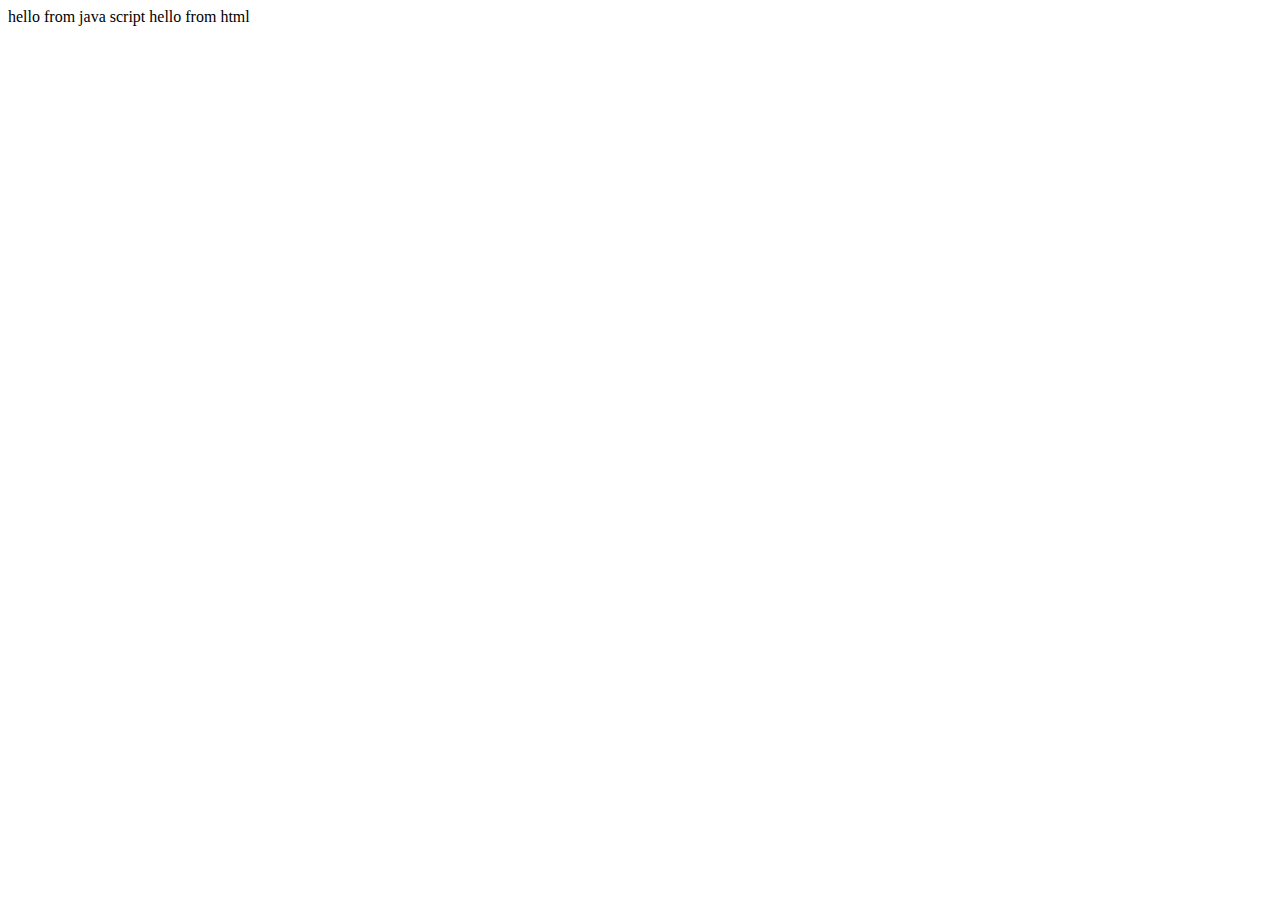
<file: javascript/index.html>
<!DOCTYPE html>
<html lang="en">
<head>
    <meta charset="UTF-8">
    <meta name="viewport" content="width=device-width, initial-scale=1.0">
    <title>Document</title>
    <script src="first.js"></script>
</head>
<body>
    hello from html
</body>
</html>
</file>
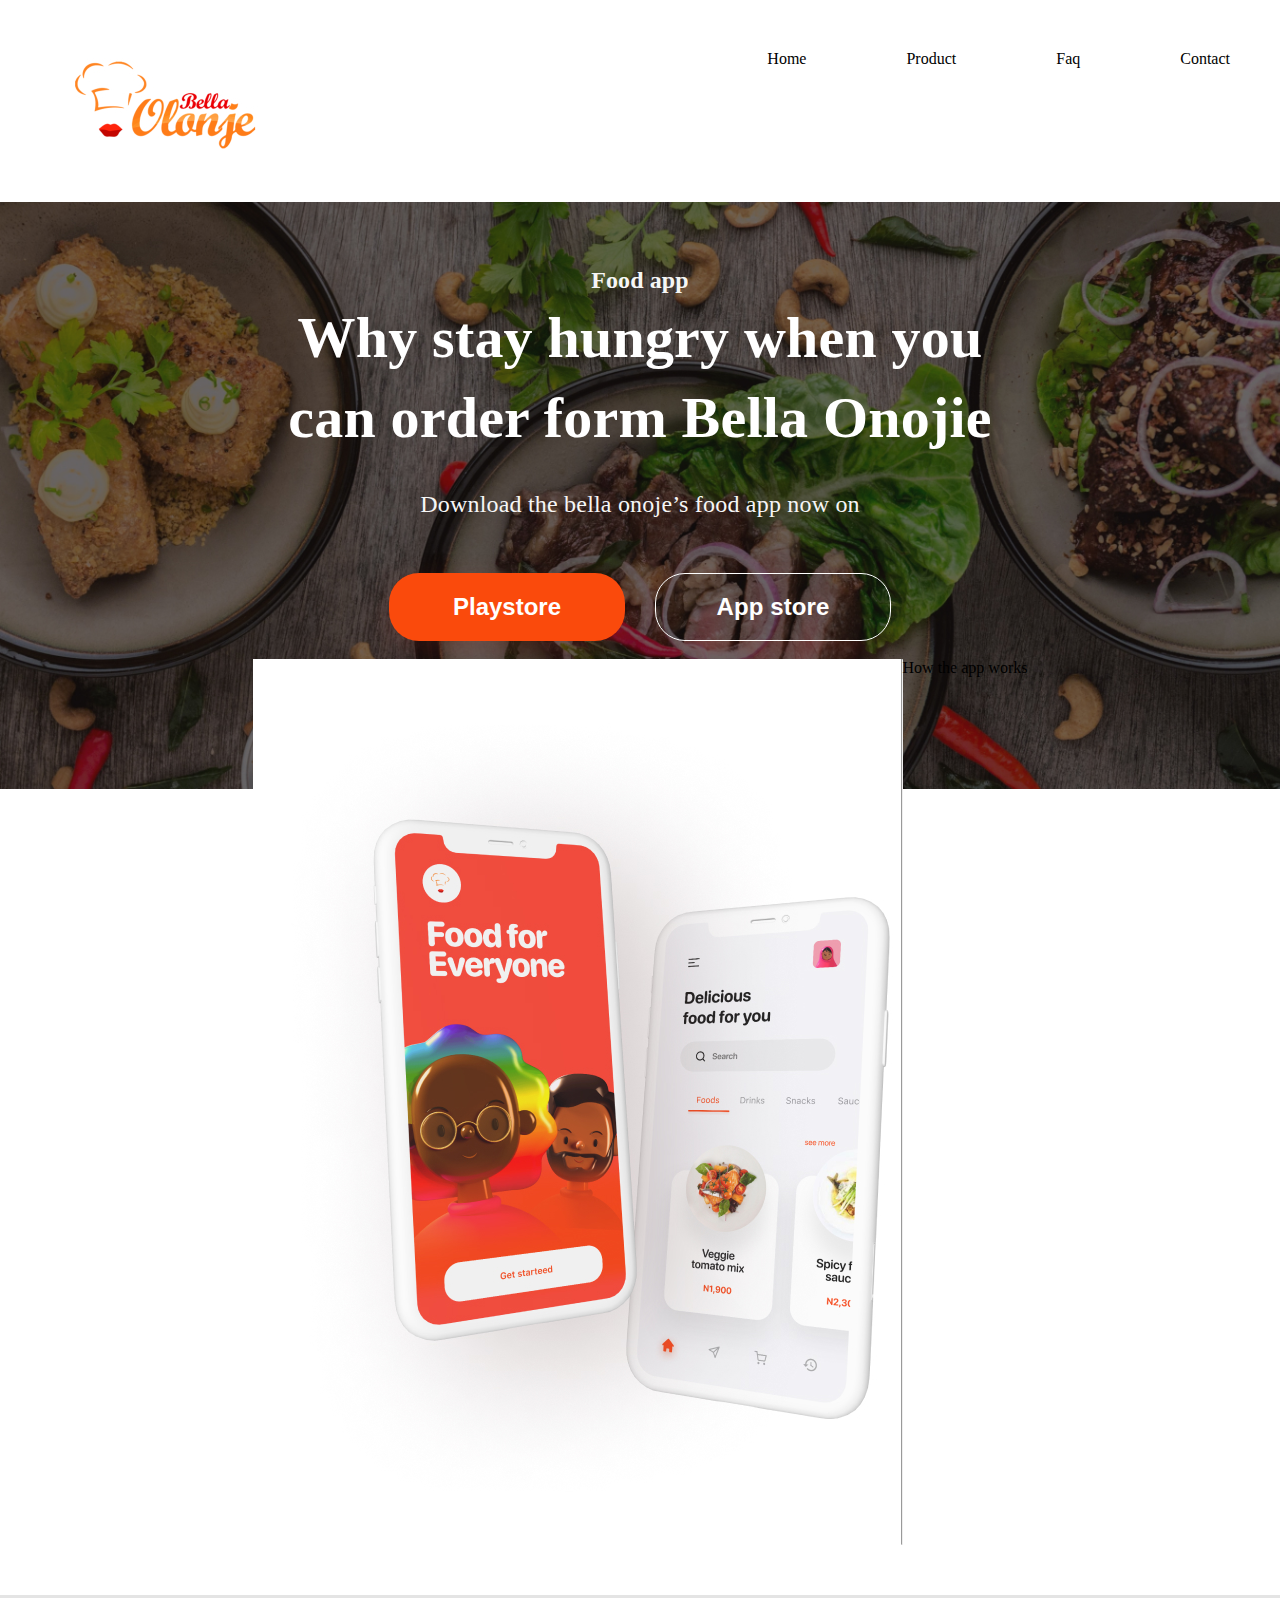
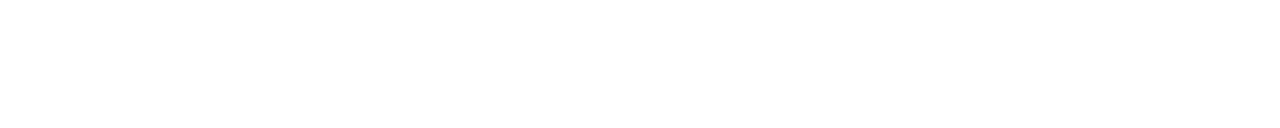
<file: Delivery/Delivery.html>
<!DOCTYPE html>
<html lang="en">
<head>
    <meta charset="UTF-8">
    <meta name="viewport" content="width=device-width, initial-scale=1.0">
    <title>Food Delivery</title>
    <link rel="stylesheet" href="style.css">
</head>
<body>
    <!--header-->
    <section class="header">
        <img src="./image/upper logo.jpg" alt="">
        <ul class="navigation">
            <li><a href="">Home</a></li>
            <li><a href="">Product</a></li>
            <li><a href="">Faq</a></li>
            <li><a href="">Contact</a></li>
        </ul>
    </section>
    <!--section-1 herosection-->
    <section class="heroSection">
        <div class="upperSection">
            <p>Food app</p>
            <p>Why stay hungry when 
                you can order form Bella Onojie</p>
                <p>Download the bella onoje’s food app now on</p>
        </div>
        <div class="btnWrapper">
            <button>Playstore</button>
            <button>App store</button>
        </div>
    </section>
     <!--section-2 two mobile image-->
    <section class="mobileImageWrapper">
        <img src="./image/Double mob.jpg" alt="">
        <hr>
        <p id="howWorks">How the app works</p>
    </section>
</body>
</html>
</file>
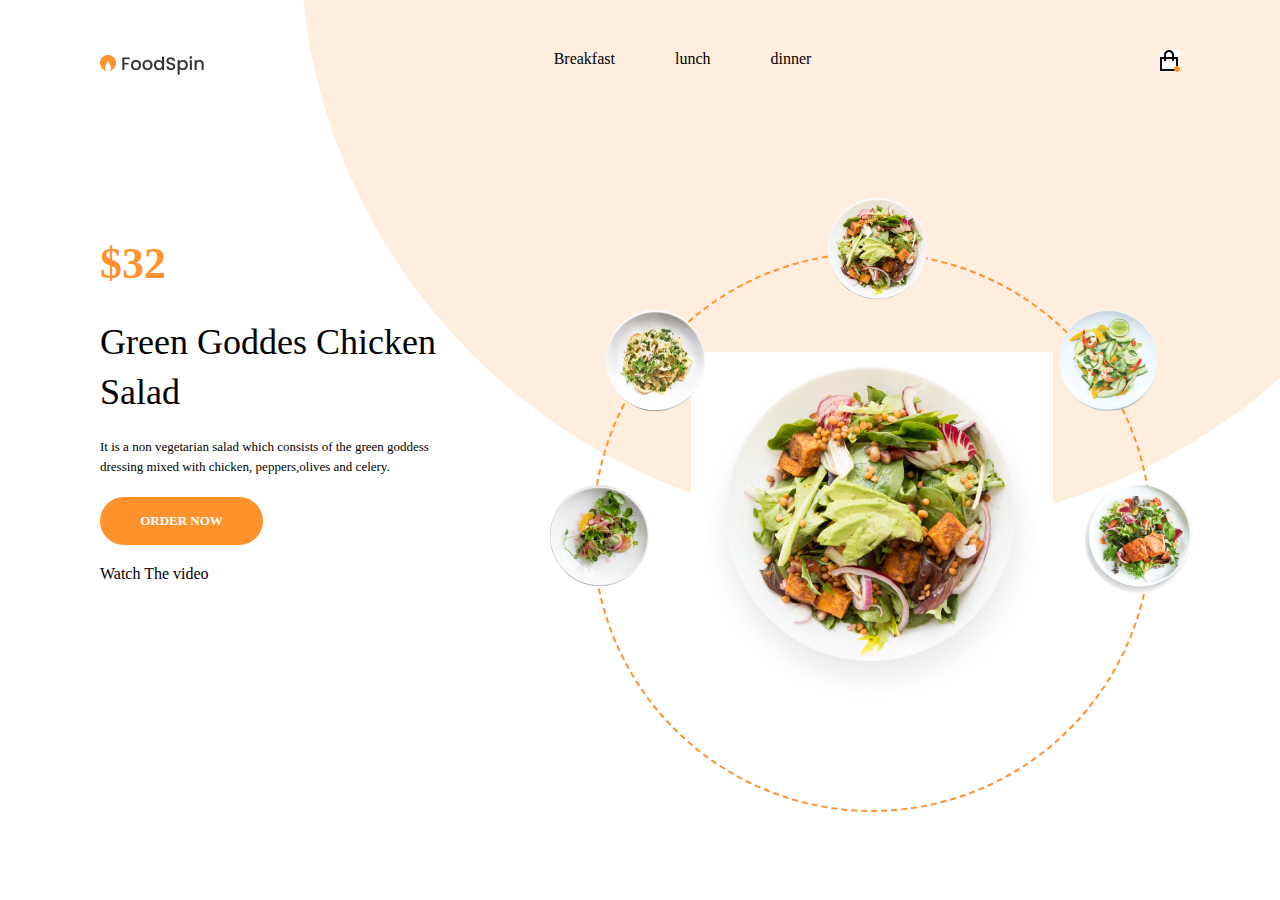
<file: food-spin/food-spin.html>
<!DOCTYPE html>
<html lang="en">
<head>
    <meta charset="UTF-8">
    <meta name="viewport" content="width=device-width, initial-scale=1.0">
    <title>food spin</title>
    <link rel="stylesheet" href="style.css">
</head>
<body>
    <section class="header">
        <div> <img src="./image/logo.jpg" alt="logo1"></div>
        <div class="menu">
    <div>Breakfast</div>
<div>lunch</div>
<div>dinner</div>
</div>
<div> <img src="./image/Frame 1.jpg" alt="frame"></div>
</section>
<section class="contentwrapper">
<div>$32</div>
<div> Green Goddes Chicken Salad</div>
<div>It is a non vegetarian salad which consists of the green goddess dressing mixed with chicken, peppers,olives and celery. </div>
<div><button>ORDER NOW</button></div>
<div>Watch The video</div>
</section>
<section class="bg"></section>
<section class="image-spin"></section>
<section class="image-circle">
    <div class="image1"> <img src="./image/image1.jpg" alt=""></div>
    <div class="image2"><img src="./image/image2.jpg" alt=""></div>
    <div class="image3"><img src="./image/image3.jpg" alt=""></div>
    <div class="image4"><img src="./image/image4.jpg" alt=""></div>
    <div class="image5"><img src="./image/image5.jpg" alt=""></div>
   </section>
</body>
</html>
</file>
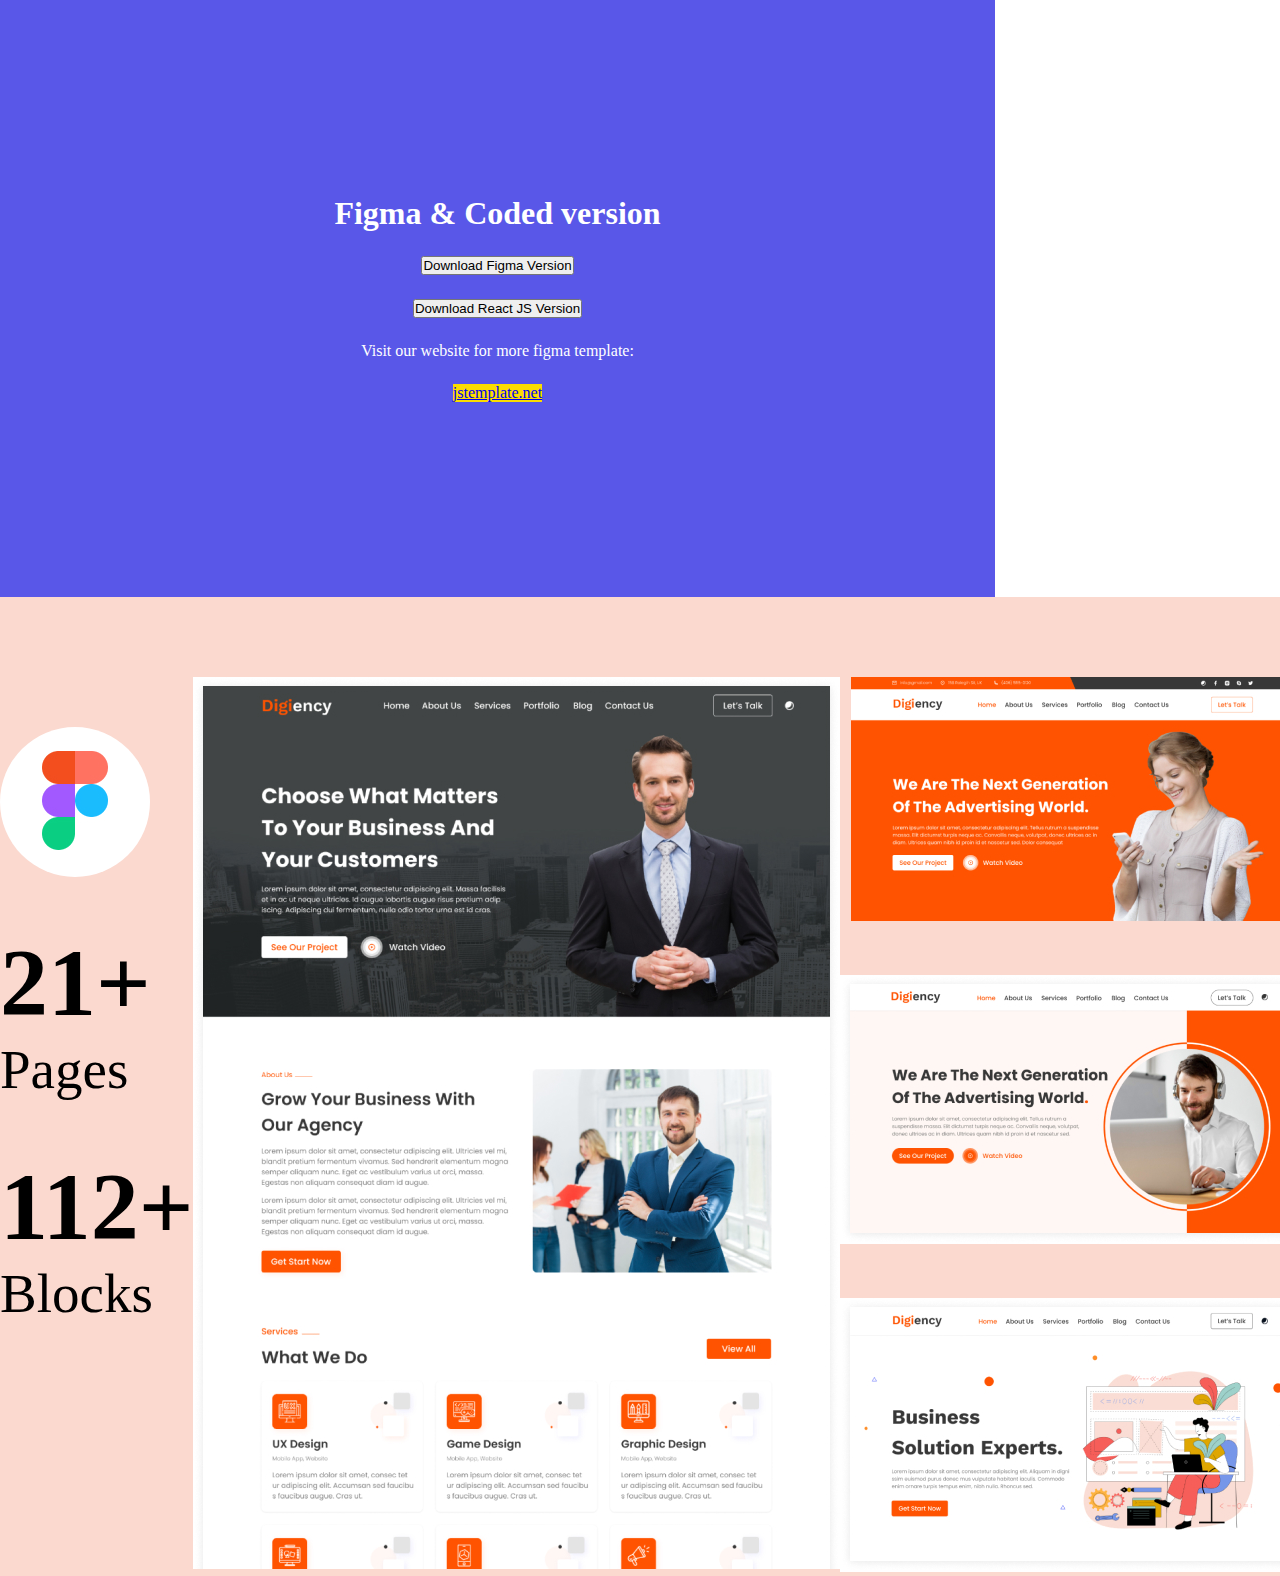
<file: multipurpose/multi purpose.html>
<!DOCTYPE html>
<html lang="en">

<head>
    <meta charset="UTF-8">
    <meta name="viewport" content="width=device-width, initial-scale=1.0">
    <title>Multi purpose</title>
    <link rel="stylesheet" href="style.css">
</head>

<body>
    <section class="header">
        <h1>Figma & Coded version</h1>
        <div class="button"><button>Download Figma Version</button></div>
        <div class="button"><button>Download React JS Version</button></div>
        <div>Visit our website for more figma template:</div>
        <div class="link">
        <a href="http://www.jstemplate.net">jstemplate.net</a>
        </div>
    </section>
</body>

<body>
    <main id="main">
        <section class="section1">
            <div class="logo">
                <a href=""><img src="./image/figma-1-logo-png-transparent 1.jpg" alt=""/></a>
            </div>
            <div>
            <div style="font-size: 96px; font-weight: 600;">21+</div>
            <div style="font-size: 55px; font-weight: 300;">Pages</div>
             </div>
             <div>
            <div style="font-size: 96px; font-weight: 600;">112+</div>
            <div style="font-size: 55px; font-weight: 300;">Blocks</div>
             </div>
        </section>
        <section>
            <div><img src="./image/03_Home page-3.jpg" alt=""></div>
        </section>
        <section class="section3">
            <div><img src="./image/01_Home page-1.jpg" alt=""></div>
            <div><img src="./image/05_Home page-5.jpg" alt=""></div>
            <div><img src="./image/09_Home page-9.jpg" alt=""></div>

        </section>
</body>

</html>
</file>
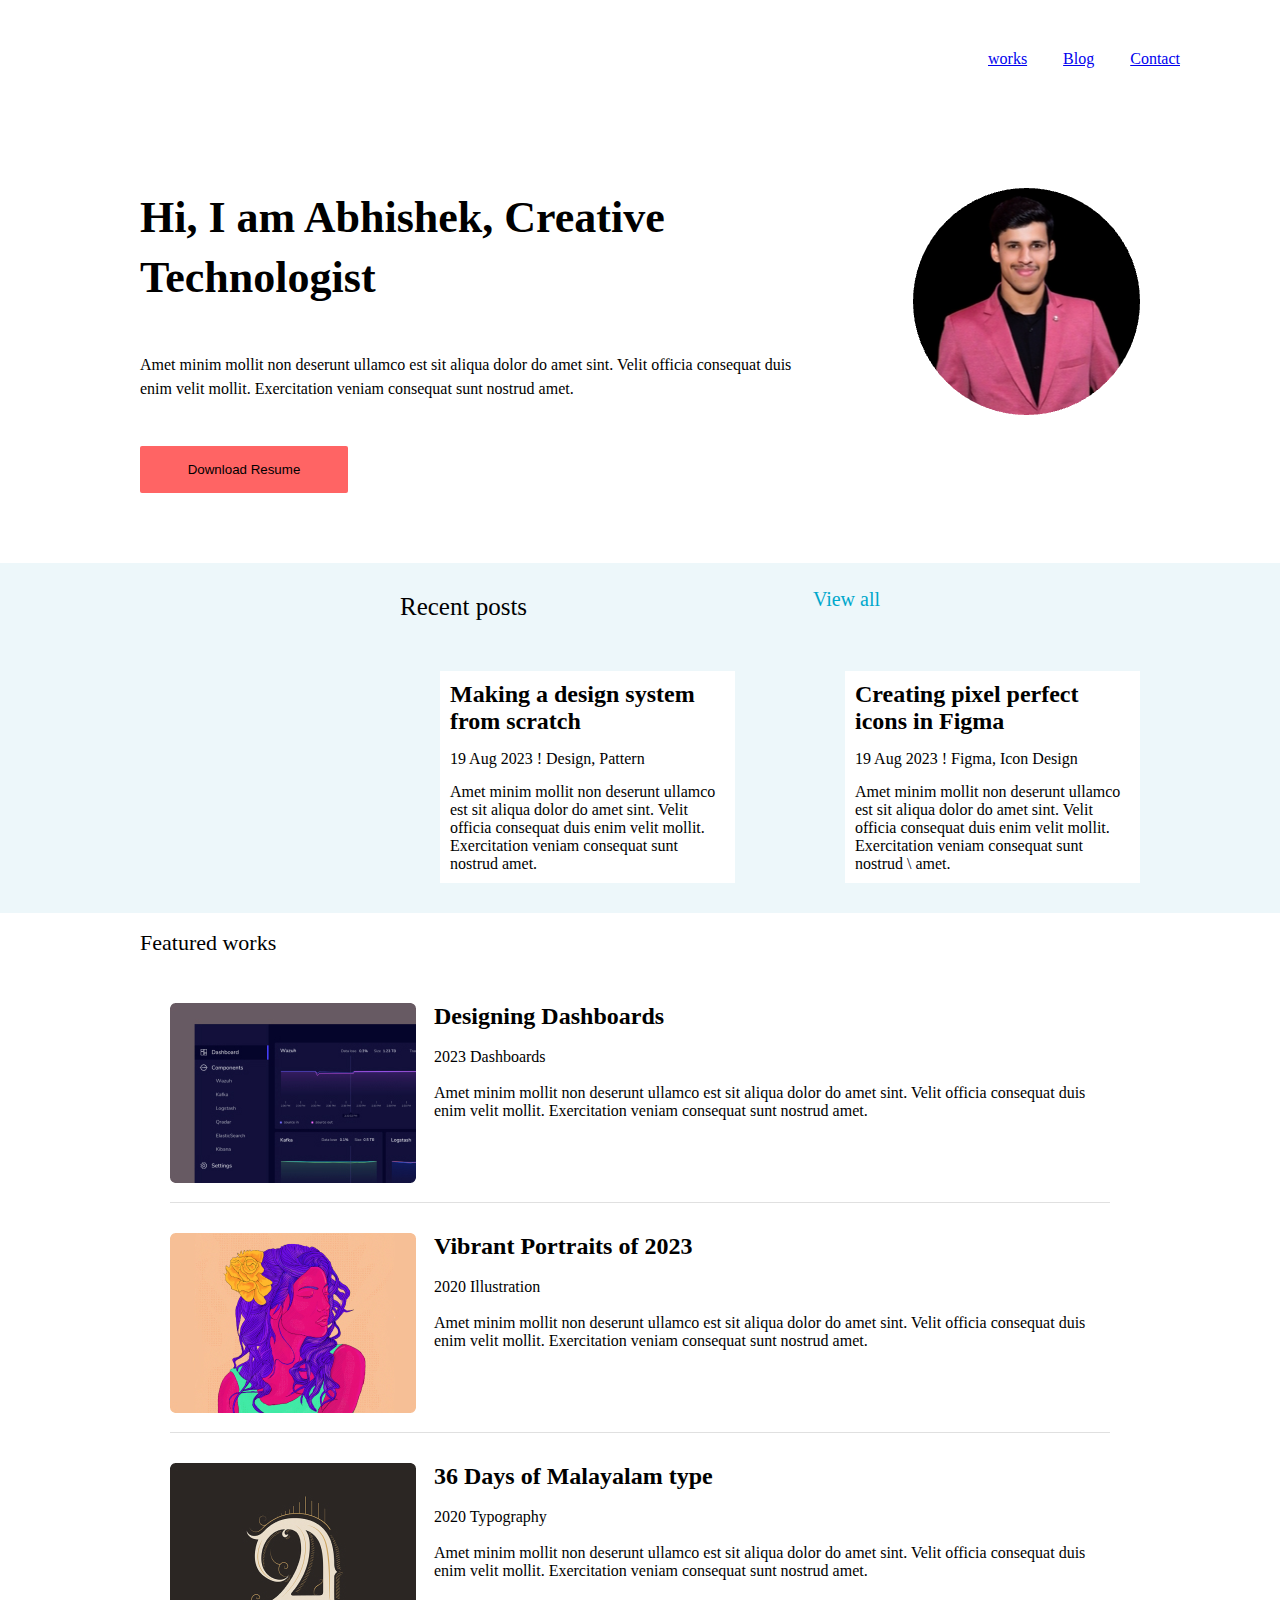
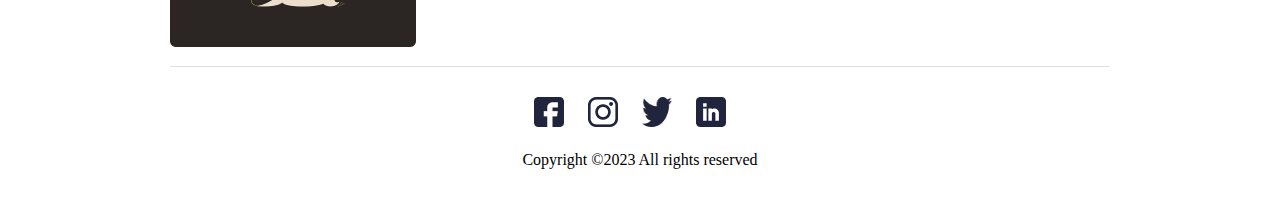
<file: Portfolio/portfolio.html>
<!DOCTYPE html>
<html lang="en">
<head>
    <meta charset="UTF-8">
    <meta name="viewport" content="width=device-width, initial-scale=1.0">
    <title>Portfolio</title>
    <link rel="stylesheet" href="style.css">
</head>
<body>
    <!--header-->
    <section class="header">
        <ul class="navigation">
            <li><a href="#">works</a></li>
            <li><a href="#">Blog</a></li>
            <li><a href="#">Contact</a></li>
            </ul>
    </section>
      <!--section-1-->
    <div class="section1">
        <div class="textwrapper">
            <h1>Hi, I am Abhishek, Creative Technologist</h1>
            <p>Amet minim mollit non deserunt ullamco est sit aliqua dolor do amet sint. 
                Velit officia consequat duis enim velit mollit. Exercitation veniam consequat sunt
                 nostrud amet.</p>
            <button>Download Resume</button>
        </div>
        <div class="imagewrapper"><img src="./image/my pic.png" alt=""></div>
    </div>
    <!--section-2 -->
<section class="section2">
<div class="recentAndView">
    <h3>Recent posts</h3>
    <p>View all</p>
</div>
<div class="cardWrapper">
    <div class="card1">
        <h2>Making a design system from scratch</h2>
        <p>19 Aug 2023  !  Design, Pattern</p>
        <p>Amet minim mollit non deserunt ullamco est sit aliqua dolor do amet sint. Velit 
            officia consequat duis enim velit mollit. Exercitation veniam consequat sunt nostrud 
            amet.</p>
        </div>
        <div class="card2">
            <h2>Creating pixel perfect icons in Figma</h2>
            <p>19 Aug 2023  !  Figma, Icon Design</p>
            <p>Amet minim mollit non deserunt ullamco est sit aliqua dolor do amet sint. Velit 
                officia consequat duis enim velit mollit. Exercitation veniam consequat sunt nostrud \
                amet.</p>
            </div>
</div>
</section>
<!--section-3 -->
<section class="section3">
    <p class="feature">Featured works</p>
    <div class="mainContainer">
        <div class="wrapContainer">
           <div class="wrapimage">
            <img src="./image/Rectangle 30.jpg" alt="">
            </div>
            <div class="wraptext">
                <h2>Designing Dashboards</h2>
                <p><span>2023</span> <span>Dashboards</span></p>
                <p>Amet minim mollit non deserunt ullamco est sit aliqua dolor do amet sint. Velit
                     officia consequat duis enim velit mollit. Exercitation veniam consequat sunt nostrud 
                     amet.</p>
             </div>
             </div>
            </section>
            <section class="section3">
             <div class="wrapContainer">
                <div class="wrapimage">
                    <img src="./image/Rectangle 32.jpg" alt=""></div>
                    <div class="wraptext">
                        <h2>Vibrant Portraits of 2023</h2>
                        <p><span>2020</span> <span>Illustration</span></p>
                        <p>Amet minim mollit non deserunt ullamco est sit aliqua dolor do amet sint. 
                            Velit officia consequat duis enim velit mollit. 
                            Exercitation veniam consequat sunt nostrud amet.</p>
            </div>
            </div>
</section>
<section class="section3">
    <div class="wrapContainer">
        <div class="wrapimage">
            <img src="./image/Rectangle 34.jpg" alt=""></div>
            <div class="wraptext">
            <h2>36 Days of Malayalam type</h2>
            <p><span>2020</span> <span>Typography</span></p>
                <p>Amet minim mollit non deserunt ullamco est sit aliqua dolor do amet sint.
                     Velit officia consequat duis enim velit mollit. 
                    Exercitation veniam consequat sunt nostrud amet.</p>
            </div>
        </div>
</section>
<!--section-4-->
<section class="section4">
    <div class="logo">
        <span ><img src="./image/fb.jpg" width="30px" height="30px"></span>
        <span ><img src="./image/insta.jpg" width="30px" height="30px"></span>
        <span ><img src="./image/Group.jpg" width="30px" height="30px"></span>
        <span ><img src="./image/Linkedin.jpg" width="30px" height="30px"></span>
    </div>
    <div>
    <p>Copyright ©2023 All rights reserved </p>
</div>
</section>
</body>
</html>
</file>
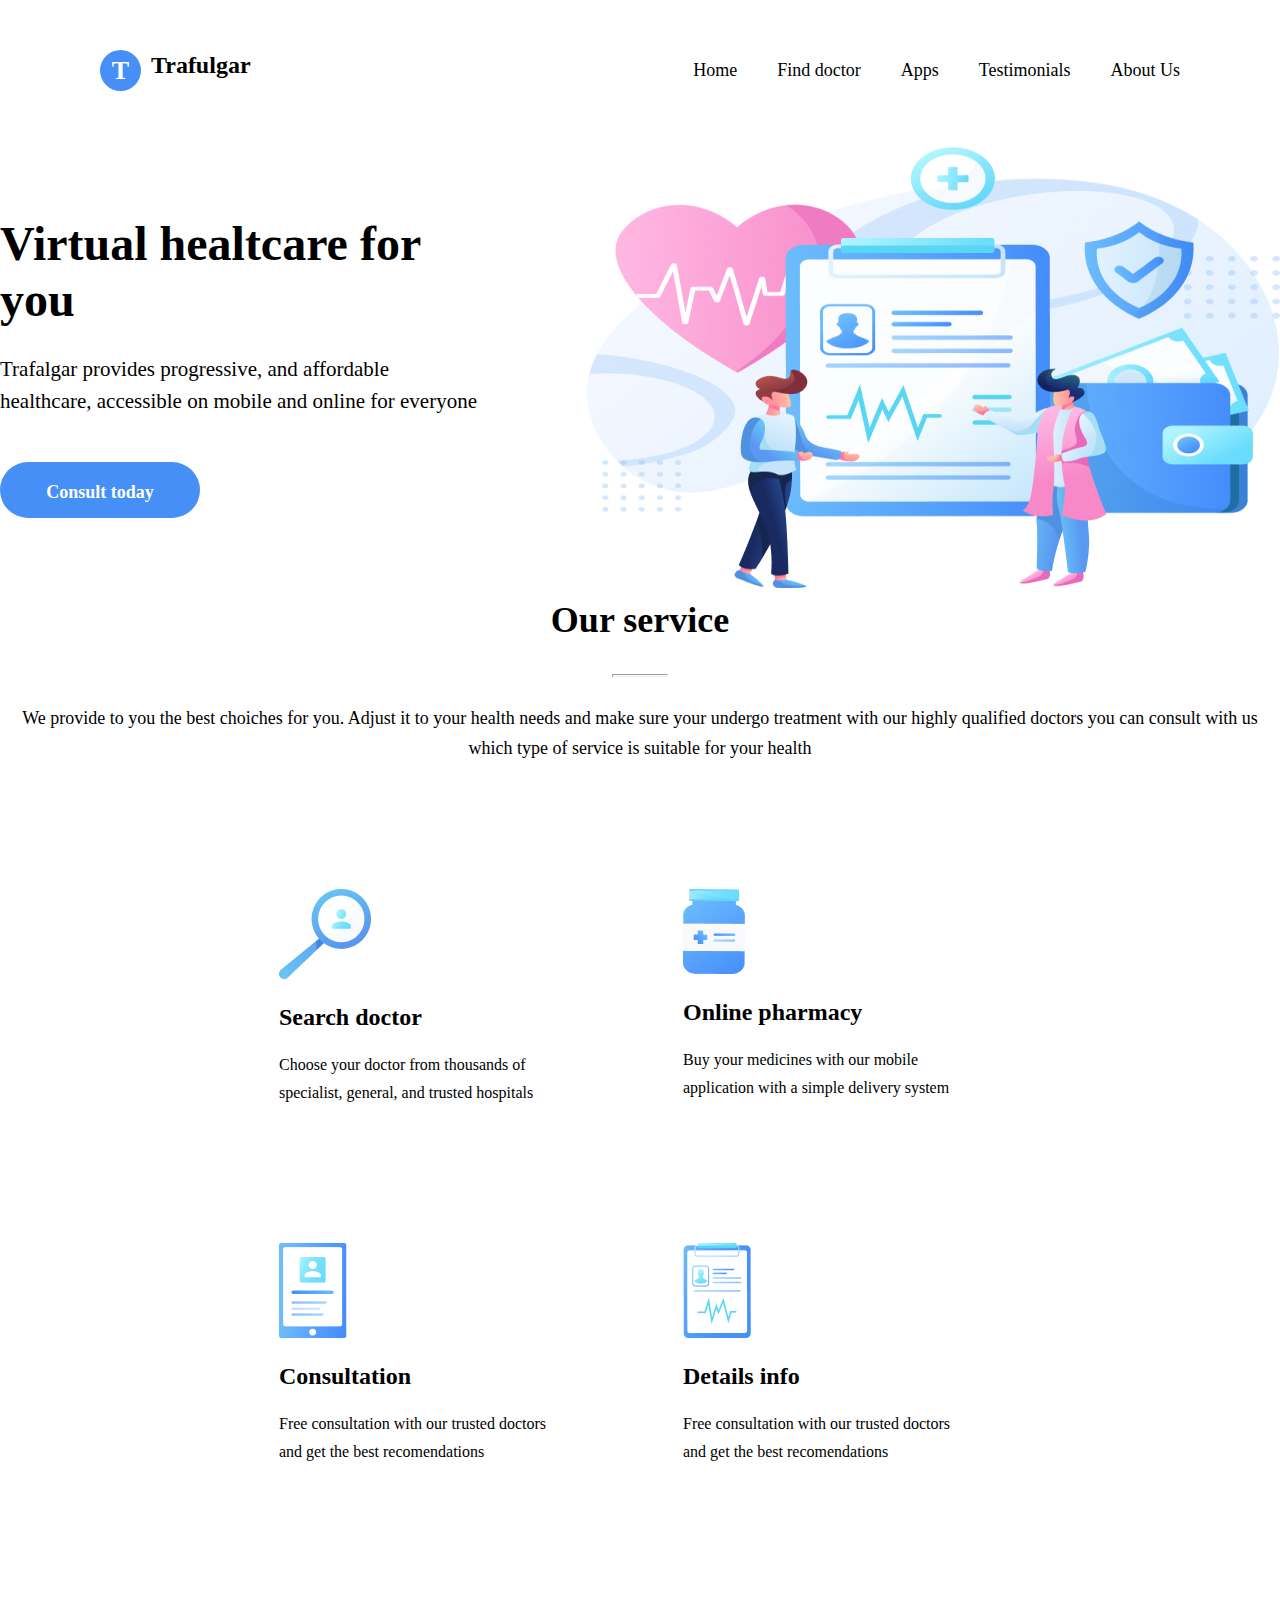
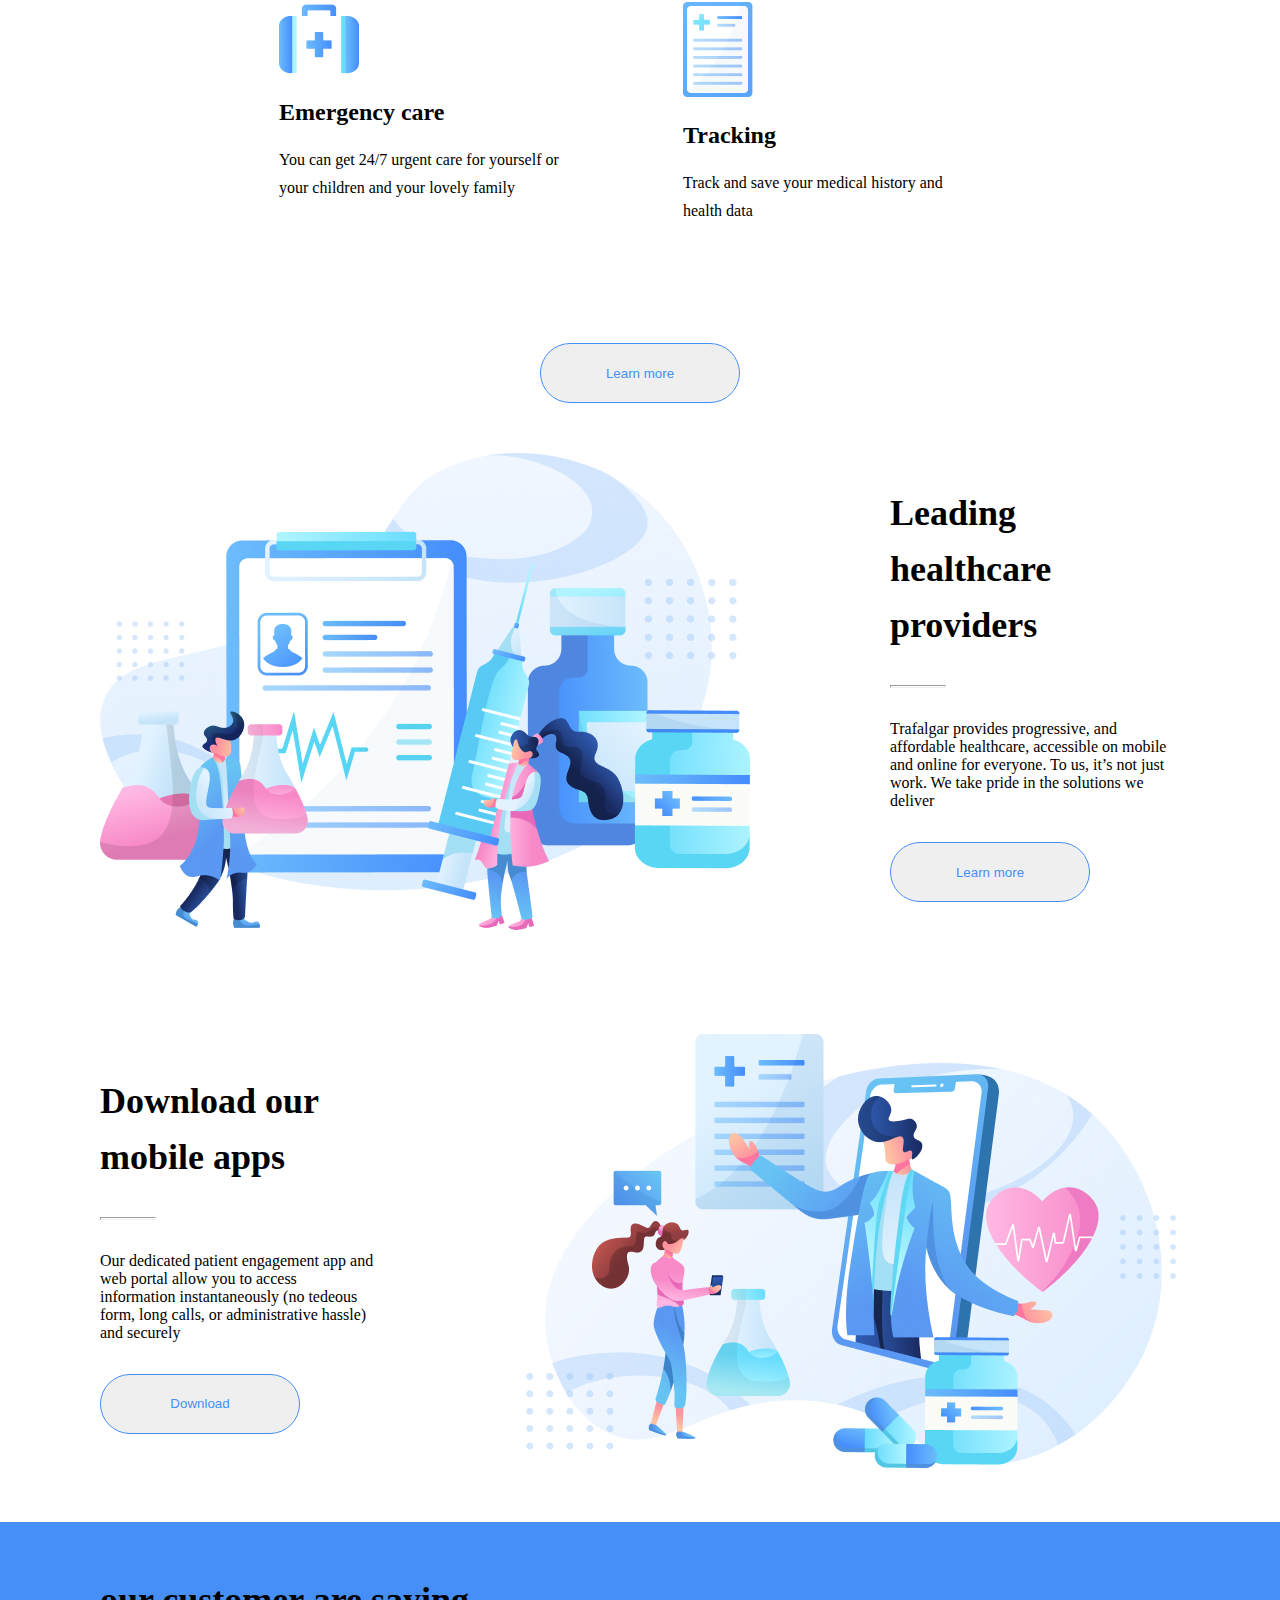
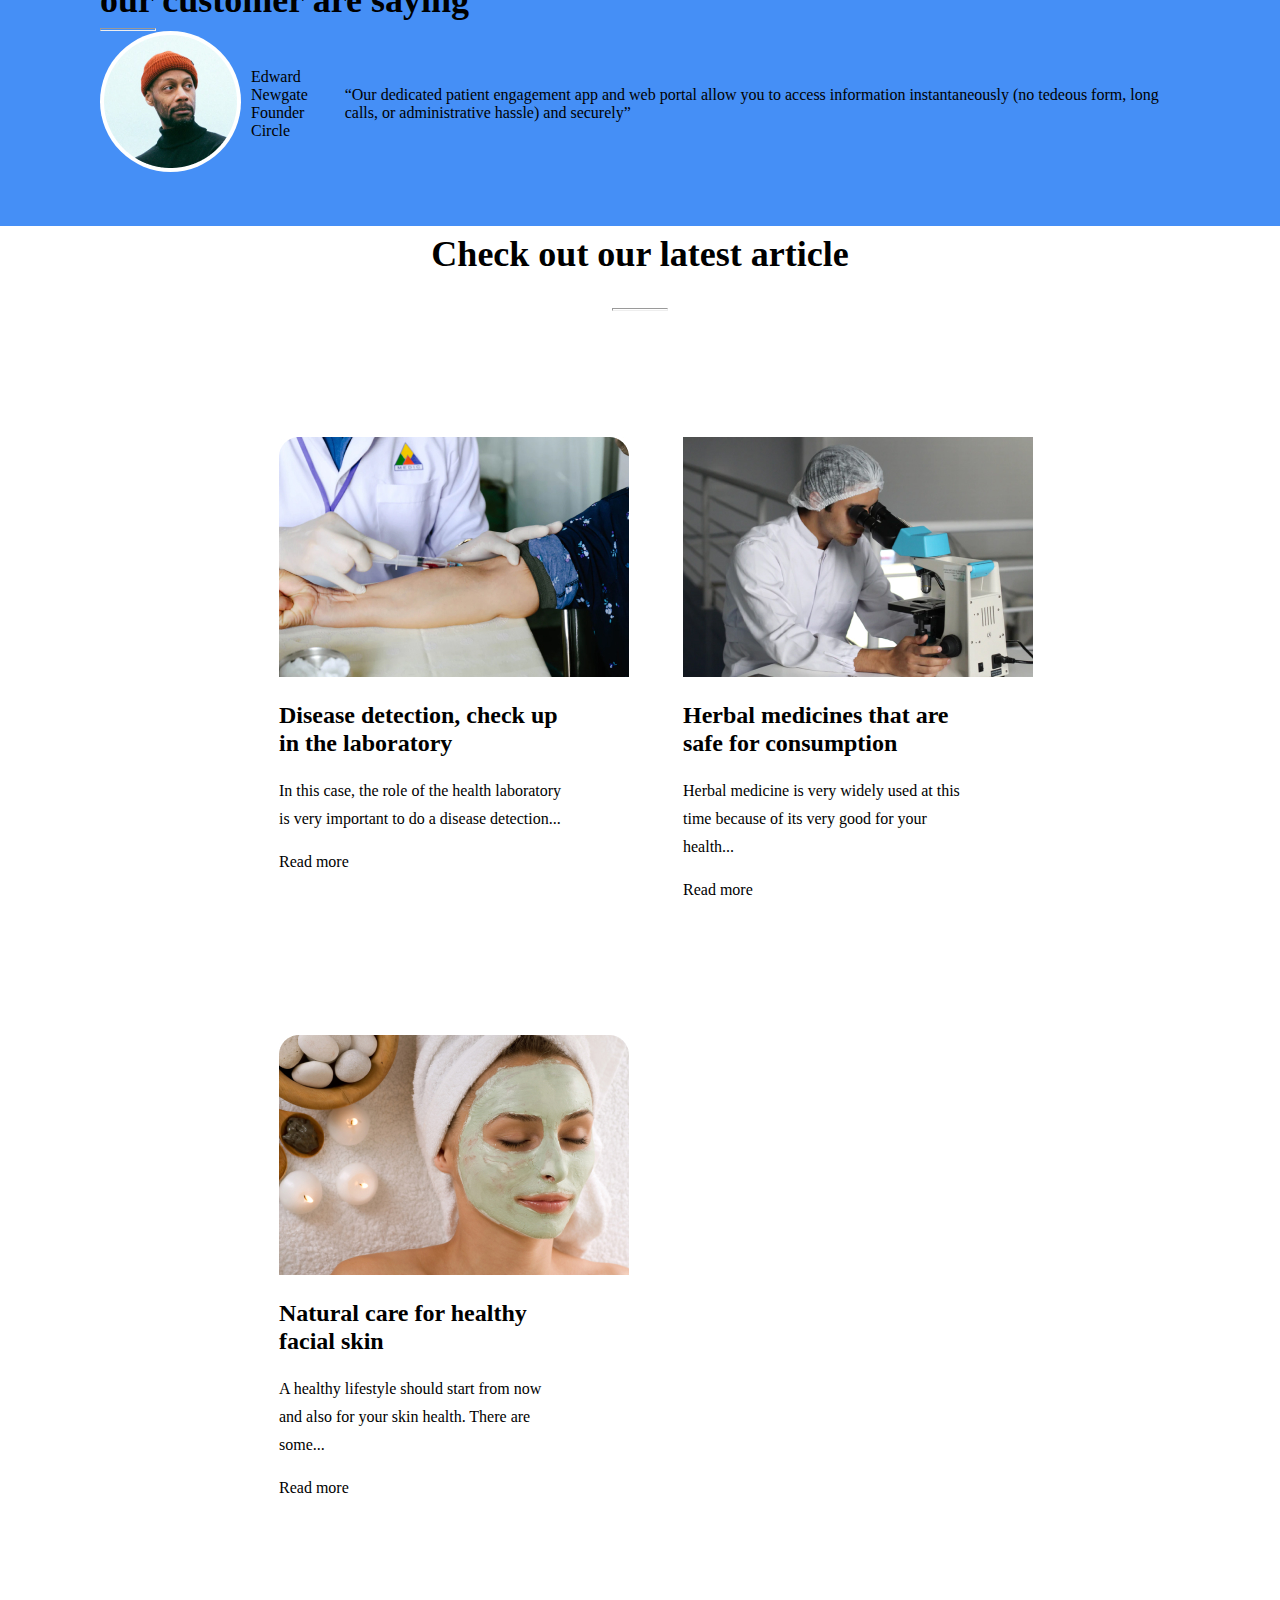
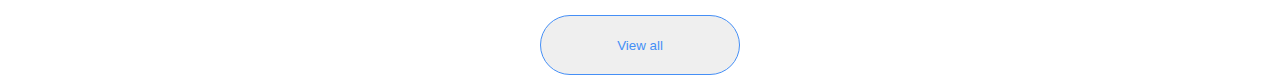
<file: trafalgar/trafalgar.html>
<!DOCTYPE html>
<html lang="en">

<head>
    <meta charset="UTF-8">
    <meta name="viewport" content="width=device-width, initial-scale=1.0">
    <title>Trafulgar Page</title>
    <link rel="stylesheet" href="style.css">
</head>

<body>
    <!--header means navbar section1-->
    <header>
        <nav class="navbar">
            <div class="logo">
                <div class="logo-bg">T</div>
                <div class="logo-text">Trafulgar</div>
            </div>
            <div class="nav-link">
                <div>Home</div>
                <div>Find doctor</div>
                <div>Apps</div>
                <div>Testimonials</div>
                <div>About Us</div>
            </div>
        </nav>
    </header>
    <!--hero section section2-->
    <section class="hero-section">
        <div class="hero-text">
            <div>Virtual healtcare for you</div>
            <div>Trafalgar provides progressive, and affordable
                healthcare, accessible on mobile and online
                for everyone</div>
            <div><Button>Consult today </Button></div>
        </div>
        <div><img src="./image/trafalgar-header illustration 1.jpg" alt="trafalgar-header" /></div>
    </section>
    <!--card section3-->
    <section class="section-3">
        <div>Our service</div>
        <div>
            <hr style="width:56px; height:3px; background-image: black;" />
        </div>
        <div>We provide to you the best choiches for you. Adjust it to your health needs and make sure your undergo
            treatment with our highly qualified doctors you can consult with us which type of service is suitable for
            your health</div>
    </section>
    <section>
        <div class="main-card">
            <div class="card">
                <div> <img src="./image/search.jpg" alt="" /></div>
                <div>Search doctor</div>
                <div>Choose your doctor from thousands of specialist, general, and trusted hospitals</div>
            </div>
            <div class="card">
                <div><img src="./image/dabai dabba.jpg" alt="" /></div>
                <div>Online pharmacy</div>
                <div>Buy your medicines with our mobile application with a simple delivery system</div>
            </div>
            <div class="card">
                <div><img src="./image/Frame (2).jpg" alt="" /></div>
                <div>Consultation</div>
                <div>Free consultation with our trusted doctors and get the best recomendations</div>
            </div>
            <div class="card">
                <div><img src="./image/Frame (3).jpg" alt="" /></div>
                <div>Details info</div>
                <div>Free consultation with our trusted doctors and get the best recomendations</div>
            </div>
            <div class="card">
                <div><img src="./image/firsttest box.jpg" alt="" /></div>
                <div>Emergency care</div>
                <div>You can get 24/7 urgent care for yourself or your children and your
                    lovely family</div>
            </div>
            <div class="card">
                <div><img src="./image/Frame (5).jpg" alt="" /></div>
                <div>Tracking</div>
                <div>Track and save your medical history and health data </div>
            </div>
        </div>
        <div class="card-button"><button>Learn more</button></div>
    </section>
    <!--middle section 4-->
    <section class="section-4">
        <div class="section-4-sub1">
            <div><img src="./image/trafalgar-illustration sec02 1.jpg" alt="" /></div>
            <div class="sub-1-text">
                <div>Leading healthcare providers</div>
                <div>
                    <hr style="width:56px; height:3px; background-image: black;">
                </div>
                <div>Trafalgar provides progressive, and affordable healthcare, accessible on mobile and online for
                    everyone. To us, it’s not just work. We take pride
                    in the solutions we deliver</div>
                <div class="card-button"><button>Learn more</button></div>
            </div>
        </div>
        <div class="section-4-sub1">
            <div class="sub-1-text">
                <div>Download our
                    mobile apps</div>
                <div>
                    <hr style="width:56px; height:3px; background-image: black;">
                </div>
                <div>Our dedicated patient engagement app and
                    web portal allow you to access information instantaneously (no tedeous form, long calls,
                    or administrative hassle) and securely</div>
                <div class="card-button"><button>Download</button></div>
            </div>
            <div><img src="./image/trafalgar-illustration sec03 1.jpg" alt=""></div>
    </section>
    <!--middle section 5-->
    <section class="section-5-sub1">
        <div>
            <div class="sub-1-text">
                <div>our customer are saying</div>
                <div>
                    <hr style="width:56px; height:3px; background-image: white;">
                </div>
            </div>

            <div class="bg-image-name">

                <div><img src="./image/pic.jpg" alt=""></div>
                <div>
                    <div>Edward Newgate</div>
                    <div>Founder Circle</div>
                </div>

                <div>“Our dedicated patient engagement app and
                    web portal allow you to access information instantaneously (no tedeous form, long calls,
                    or administrative hassle) and securely”</div>
            </div>
        </div>
    </section>
    <section class="section-3">
        <div>Check out our latest article</div>
        <div>
            <hr style="width:56px; height:3px; background-image: black;">
        </div>
    </section>
    <section class="main-card">
        <div class="card">
            <div><img src="./image/Mask Group.jpg" alt=""></div>
            <div>Disease detection, check
                up in the laboratory</div>
            <div>In this case, the role of the health laboratory is very important to do
                a disease detection...</div>
            <div>Read more</div>
        </div>
        <div class="card">
            <div><img src="./image/image 2.jpg" alt=""></div>
            <div>Herbal medicines that are
                safe for consumption</div>
            <div>Herbal medicine is very widely used at this time because of its very good for your health...</div>
            <div>Read more</div>
        </div>
        <div class="card">
            <div><img src="./image/Mask Group (1).jpg" alt=""></div>
            <div>Natural care for healthy
                facial skin</div>
            <div>A healthy lifestyle should start from now and also for your skin health.
                There are some...</div>
            <div>Read more</div>
        </div>
    </section>
    <section>
        <div class="card-button"><button>View all</button></div>
    </section>
</body>

</html>
</file>
<file: Delivery/style.css>
*{
padding: 0;
margin: 0;
}

.header{
    display: flex;
    justify-content: space-between;
    padding: 50px;

}

.navigation{
    display: flex;
    column-gap: 100px;
    list-style: none;

}

.navigation a{
    text-decoration: none;
    color: black;
}

.heroSection{
    background-image: url(./image/background\ 1.jpg);
    background-repeat: no-repeat;
    background-size: cover;
    display: flex;
    flex-direction: column;
    align-items: center;
    padding: 60px 250px 148px;
}
.upperSection p:nth-of-type(1){
    font-family: Montserrat;
    font-size: 24px;
    font-weight: 700;
    line-height: 36px;
    letter-spacing: 0.10000000149011612px;
    text-align: center;
    color: #F6F6F6;
}

.upperSection p:nth-of-type(2){
    font-family: Poppins;
    font-size: 58px;
    font-weight: 700;
    line-height: 80px;
    letter-spacing: 0.20000000298023224px;
    text-align: center;
    color:#FFFFFF;
    max-width: 940px;
}

.upperSection p:nth-of-type(3){
    font-family: Montserrat;
    font-size: 24px;
    font-weight: 500;
    line-height: 38px;
    letter-spacing: 0.20000000298023224px;
    text-align: center;
    color:#F6F6F6;
    margin-top: 27px;
}

.heroSection .btnWrapper button:nth-of-type(1){
    width: 236px;
    height: 68px;
    padding: 12px 0px;
    left: 521px;
    border-radius: 30px;
    background: #FA4A0C;
    box-shadow: 0px 10px 30px 0px #B7322733;
    font-weight: 700;
    font-size: 24px;
    line-height: 26px;
    color: white;
    border: none;
}

.heroSection .btnWrapper button:nth-of-type(2){
    width:236px;
    height:68px;
    padding: 11px 0px;
    border-radius: 30px;
    border: 1px solid white;
    color:#FFFFFF;
    letter-spacing: 0.1px;
    line-height: 26px;
    font-weight: 700;
    font-size: 24px;
    box-shadow: 0px 10px 30px rgba(183, 50, 39, 0.2 );
    background-color: transparent;
}

.heroSection .btnWrapper{
    display: flex;
    column-gap: 30px;
    justify-content: center;
    margin-top: 50px;
}

.mobileImageWrapper{
    display: flex;
    justify-content: center;
    position: relative;
    top:-130px;
    border-bottom: 3px solid #E4E4E4;
    padding-bottom: 50px;

}
#howWork{
    display: flex;
}
</file>
<file: food-spin/style.css>
*{
    margin: 0;
    padding: 0;
    box-sizing: border-box;
}
body{
    width:100%;
    height:100%;
}
.header{
    display:flex;
    padding: 50px 100px;
    justify-content: space-between;
}
.header .menu{
    display: flex;
    column-gap: 60px;
}
.contentwrapper{
    display: flex;
    flex-direction: column;
    row-gap: 20px;
    margin-left: 100px;
    margin-top: 100px;
    max-width: 360px;
}
.contentwrapper div:nth-of-type(1){
    color: #FF922C;
    font-weight: 600;
    line-height: 66px;
    font-size: 44px;
}
.contentwrapper div:nth-of-type(2){
    font-family: poppins;
    font-size: 36px;
    font-weight: 500;
    line-height: 50px;
    letter-spacing: 0em;
    text-align: left;
}
.contentwrapper div:nth-of-type(3){
    font-family: poppins;
    font-size: 13px;
    font-weight: 400;
    line-height: 20px;
    letter-spacing: 0em;
    text-align: left;
}
.contentwrapper div button{
    width:163px;
    height:48px;
    background:#FF922C;
    border-radius:69px;
    border:none;
    box-shadow:0px 20px 40px #FFFFFF;
    font-family: poppins;
    font-size: 13px;
    font-weight: 700;
    line-height: 20px;
    letter-spacing: 0em;
    color: #FFFFFF;  
}
.bg{
    background-color:#FFEEDE;
    width: 1177px;
    height: 1177px;
    position:absolute;
    border-radius: 50%;
    top: -650px;
    left: 300px;
    z-index:-1;
}
.image-spin{
    position: absolute;
    width: 786px;
    height: 521px;
    left: 479px;
    top:263px;
}
.image-circle{
position: absolute;
width:560px;
height: 560px;
left:592px;
top:252px;
border:2px dashed #FF922C;
border-radius: 50%;
background-image:url(./image/image.jpg);
background-repeat: no-repeat;
background-position:center;

}
.image-circle img{
    border-radius: 50%;
}
.image-circle .image1{
    position: absolute;
    left:42%;
  top: -10%;
}
.image-circle .image2{
    position: absolute;
    top:10%;
    right:80%
}
.image-circle .image3{
    position: absolute;
    top: 10%;
    right: -8px;
}
.image-circle .image4{
    position: absolute;
    top:41.5%;
    left:-8%;
}
.image-circle .image5{
    position: absolute;
    top:41.5%;
    right:-8%;
}
</file>
<file: multipurpose/style.css>
*{
    margin: 0;
    padding: 0;
    box-sizing: border-box;
}
.header{
    display: flex;
    background-color: #5957E8;
    flex-direction: column;
    align-items: center;
    color: white;
    justify-content: center;
    width: 995px;
    height: 597px;
    top: -456px;
    left: -1787px;
    row-gap: 24px;
}
.header .link{
    display: flex;
    font-family: work sans;
   background-color: #fcdc00;

}
.section .link{
    color: #fcdc00;
font-family: Work Sans;
font-size: 25px;
line-height: 33px;
letter-spacing: 0em;
text-align: center;

}
#main{
    display: flex;
    justify-content: space-evenly;
    background-color: #FBD9CF;
    padding-top: 80px;
}

.section1{
    display: flex;
    flex-direction: column;
    row-gap: 50px;
    padding-top: 50px;
}

.section1 .logo{
    display: flex;
    background-color: white;
    border-radius: 50%;
    height: 150px;
    width:150px;
    align-items: center;
    justify-content: center;
}

.section1 .text{
    font-weight: 600;
    font-size: 96px;
    line-height: 120.5%;
    color:#373737;
  
}
.section3{
    display: flex;
    flex-direction: column;
    row-gap: 50px;
    align-items: center;
}
</file>
<file: Portfolio/style.css>
*{
    padding: 0;
    margin: 0;
}
.navigation{
    display: flex;
    justify-content: end;
    column-gap: 36px;
    list-style: none;
    padding: 50px 100px;
    
}
.navigation a:hover{
    text-decoration: underline;
    text-underline-offset: 5px;
    text-decoration-thickness: 2px;
}
.section1{
    display: flex;
    justify-content: center;
    column-gap: 120px;
    padding: 70px 140px;
   
}
.textwrapper{
    display: flex;
    flex-direction: column;
    row-gap: 45px;
}
.textwrapper h1{
    font-family: Heebo;
    font-size: 44px;
    font-weight: 700;
    line-height: 60px;
    letter-spacing: 0px;
    text-align: left;
}
.textwrapper p{
    font-family: Heebo;
    font-size: 16px;
    font-weight: 400;
    line-height: 24px;
    letter-spacing: 0px;
    text-align: left;

}
.textwrapper button{
    width: 208px;
    height: 47px;
    top: 477px;
    left: 148px;
    border-radius: 2px;
    background-color: #FF6464;
    border: none;
    cursor: pointer;
}

.section2{
    background-color:  #EDF7FA;
    height: 350px;
}
.section2 .recentAndView{
   display: flex;
   justify-content: space-between;
  
  
}
.section2 .recentAndView h3{
    margin-left: 400px;
    font-weight:400 ;
    font-size: 25px;
    margin-top: 30px;
    
}
.section2 .recentAndView p{
    margin-right: 400px;
    margin-top:25px;
    font-size: 20px;
    color: #00A8CC;
    

}
.section2 .cardWrapper{
    display: flex;
    margin-left: 240px;
    padding: 50px 100px;

}

.section2 .cardWrapper .card1{
    width: 420px;
    background-color: white;
    margin-right: 10px;
    padding: 10px;
    margin-left: 100px;
    row-gap: 15px;
    display: flex;
    flex-direction: column;
}
.section2 .cardWrapper .card2{
    width: 420px;
    background-color: white;
    margin-right: 40px;
    padding: 10px;
    margin-left:100px; 
    row-gap: 15px;
    display: flex;
    flex-direction: column;
}

.section3{ 
    padding: 0px 140px;
    align-items: center;
}
.section3 .feature{
    font-family: Heebo;
    font-size: 22px;
    font-weight: 400;
    line-height: 60px;
    letter-spacing: 0px;
    text-align: left;

}
.wrapContainer .wraptext{
    display: flex;
    flex-direction: column;
    row-gap: 18px;
    font-weight: 400;
}
.wrapContainer{
    display: flex;
    column-gap: 18px;
    border-bottom: 1px solid #e0e0e0;
    padding-bottom: 15px;
    margin: 30px ;
}
.section4{
    text-align: center;
    height: 100px;
    gap: 20px;
}
.logo{
    margin: 20px;
}
.logo span{
    margin-right: 20px;
}
</file>
<file: trafalgar/style.css>
*{
    margin:0;
    padding: 0;
    box-sizing: border-box;
}
.navbar{
    display: flex;
    padding: 50px 100px;
    justify-content: space-between;
    align-items: center;
}
.logo{
    display: flex;
    column-gap: 10px;
}
.logo .logo-bg{
    width: 41px;
    height: 41px;
    background-color: #458ff6;
    border-radius: 50px;
    display: flex;
    justify-content: center;
    align-items: center;
    font-family: muli;
    font-size: 26px;
    font-weight: 700;
    line-height: 33px;
    letter-spacing: 0em;
    text-align: left;
    color: #ffffff;
}
.logo .logo-text{
    display: flex;
    font-family: Muli;
    font-size: 24px;
    font-weight: 700;
    line-height: 30px;
    letter-spacing: 0em;
    text-align: left;
}
.nav-link{
    display: flex;
    column-gap: 40px;
}
.nav-link div{
    font-family: Muli;
    font-size: 18px;
    font-weight: 400;
    line-height: 23px;
    letter-spacing: 0em;
    text-align: left;
}
.hero-section{
    display: flex;
    column-gap: 110px;
    justify-content: space-around;
}
.hero-section .hero-text{
    display: flex;
    flex-direction: column;
    justify-content: center;
    align-items: flex-start;
}
.hero-text div:nth-of-type(1){
    font-family: muli;
    font-size: 48px;
    font-weight: 700;
    line-height: 56px;
    letter-spacing: 0em;
}
.hero-text div:nth-of-type(2){
    font-family: muli;
    font-size: 21px;
    font-weight: 300;
    line-height: 32px;
    letter-spacing: 0em;
    margin: 25px 0px 45px;
}
.hero-text div button{
    width: 200px;
    height: 56px;
    border-radius: 55px;
    background: #458ff6;
    font-family: muli;
    font-size: 18px;
    font-weight: 700;
    line-height: 60px;
    letter-spacing: 0em;
    border: none;
    color: white;
}
.section-3{
    display: flex;
    flex-direction: column;
    row-gap: 26px;
    align-items: center;
}
.section-3 div:nth-of-type(1){
    font-family: muli;
    font-size: 36px;
    font-weight: 700;
    line-height: 56px;
    letter-spacing: 0em;
    text-align: left;
}
.section-3 div:nth-of-type(3){
    font-family: muli;
    font-size: 18px;
    font-weight: 300;
    line-height: 30px;
    letter-spacing: 0em;
    text-align: center;
}
.main-card{
    display: flex;
    flex-wrap: wrap;
    gap: 36px 34px;
    padding: 72px 240px;
    
}

.main-card .card{
    display: flex;
    flex-direction: column;
    border-radius: 20px;
    padding: 54px 45px 46px 39px;
    width:370px;
    row-gap: 20px;
    
}
.card div:nth-of-type(2){
    font-family: muli;
    font-size: 24px;
    font-weight: 700;
    line-height: 28px;
    letter-spacing: 0em;
    text-align: left;
}
.card div:nth-of-type(3){
    font-family: muli;
    font-size: 16px;
    font-weight: 300;
    line-height: 28px;
    letter-spacing: 0em;
    text-align: left;
}

.card-button{
    display: flex;
    justify-content: center;
}
.card-button button{
    width:200px;
    height: 60px;
    border-radius: 55px;
    border: 1.4px solid #458ff6;
    color: #458ff6;
}
/* section */
.section{
    display: flex;
    flex-direction: column;
    row-gap: 230px;
    padding: 220px 150px;
}
.section-4 .section-4-sub1{
    display: flex;
    padding: 50px 100px;
    column-gap: 140px;
    align-items: center;
}
.section-4 .sub-1-text{
    display: flex;
    flex-direction: column;
    align-items: start;
    row-gap: 32px;
}
.sub-1-text div:nth-of-type(1){
    font-family: muli;
    font-size: 36px;
    font-weight: 700;
    line-height: 56px;
    letter-spacing: 0em;
    text-align: left;

}
/* section */
.section-5-sub1{
    display: flex;
    padding: 50px 100px;
    flex-direction: column;
    align-items: center;
    background-color: #458ff6;  
}
.bg-image-name{
    display: flex;
    column-gap: 10px;
    align-items: center;
}
.bg-image-name img  {
    border-radius: 50%;
    

}
.section-5 div:nth-of-type(1){
    font-family: muli;
    font-size: 36px;
    font-weight: 700;
    line-height: 56px;
    letter-spacing: 0em;
    text-align: left;
}
.section-5 div:nth-of-type(2){
    font-family: muli;
    font-size: 18px;
    font-weight: 300;
    line-height: 30px;
    letter-spacing: 0em;
    text-align: center;
}
</file>
